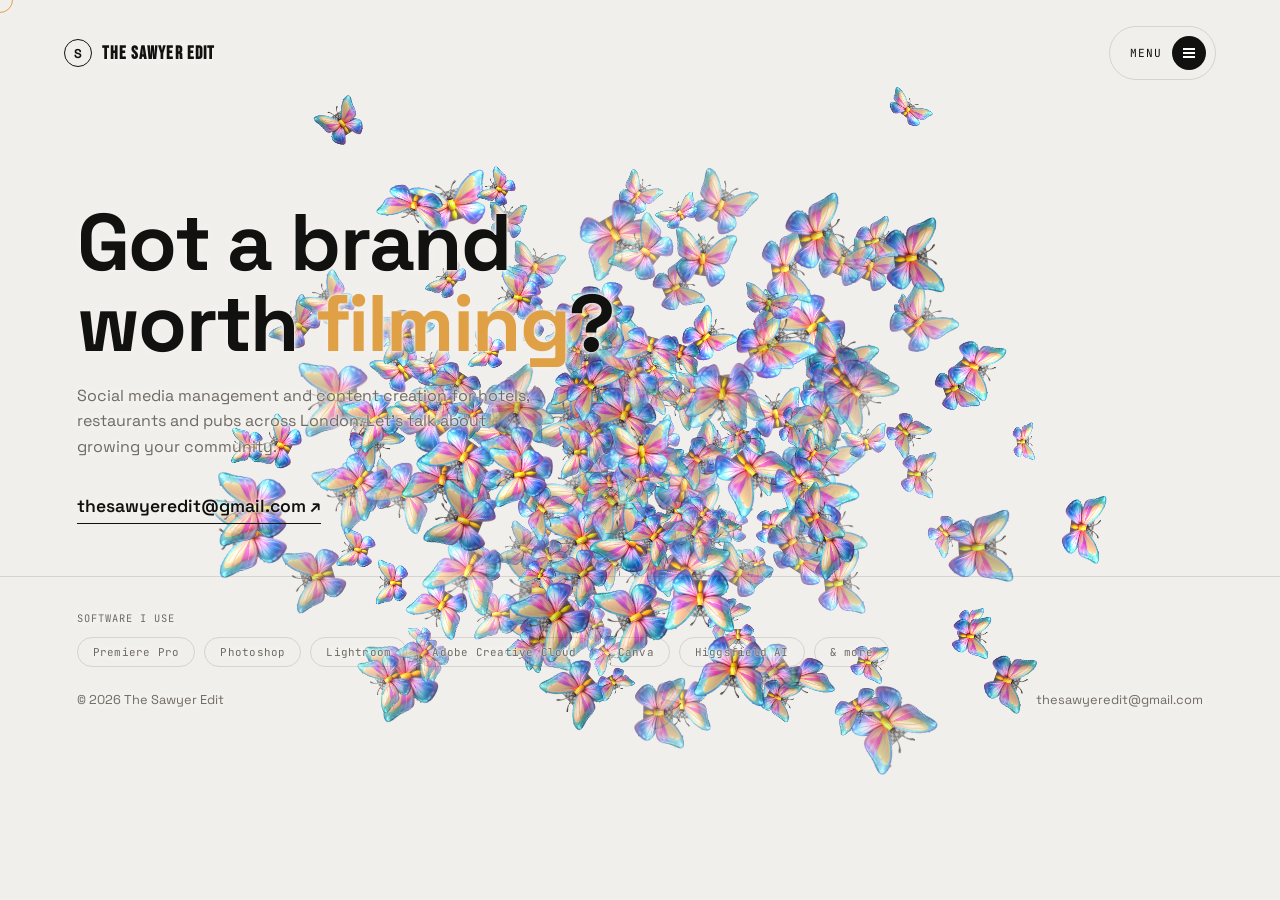
<file: contact.html>
<!DOCTYPE html>
<html lang="en">
<head>
<meta charset="UTF-8">
<meta name="viewport" content="width=device-width, initial-scale=1.0">
<title>Contact | The Sawyer Edit — Social Media &amp; Content Creator for Hospitality Brands</title>
<meta name="description" content="Got a brand worth filming? Get in touch about social media management and content creation for hotels, restaurants and pubs across London.">
<meta name="author" content="Salim Akan">
<link rel="canonical" href="https://thesawyeredit.com/contact.html">
<meta property="og:type" content="website">
<meta property="og:title" content="Contact | The Sawyer Edit">
<meta property="og:description" content="Got a brand worth filming? Get in touch about social media management and content creation for hospitality brands across London.">
<meta property="og:image" content="https://thesawyeredit.com/images/s-original.png">
<meta property="og:url" content="https://thesawyeredit.com/contact.html">
<meta name="twitter:card" content="summary_large_image">
<link rel="preconnect" href="https://fonts.googleapis.com">
<link rel="preconnect" href="https://fonts.gstatic.com" crossorigin>
<link href="https://fonts.googleapis.com/css2?family=Space+Grotesk:wght@500;700&family=Playfair+Display:ital@1&family=Bebas+Neue&family=JetBrains+Mono:wght@400;500&display=swap" rel="stylesheet">
<link rel="stylesheet" href="assets/styles.css">
</head>
<body>

<canvas id="petalCanvas"></canvas>
<div class="cursor" id="cursor"></div>

<nav>
  <a href="index.html" class="mark" data-transition data-label="Loading Home —">
    <div class="mark-badge">S</div>
    <div class="mark-text">THE SAWYER EDIT</div>
  </a>
  <button class="menu-btn" id="menuOpenBtn">
    Menu
    <span class="dot"><span></span></span>
  </button>
</nav>

<div class="menu-overlay" id="menuOverlay">
  <div class="menu-panel">
    <div>
      <button class="menu-close" id="menuCloseBtn">✕</button>
      <nav class="menu-nav">
        <a href="index.html" data-transition data-label="Loading Home —"><span class="num">01</span>Home</a>
        <a href="world.html" data-transition data-label="Loading S World —"><span class="num">02</span>Work</a>
        <a href="about.html" data-transition data-label="Loading About —"><span class="num">03</span>About</a>
        <a href="contact.html" class="current"><span class="num">04</span>Contact</a>
      </nav>
    </div>
    <div class="menu-footer">
      <a href="https://www.instagram.com/thesawyeredit/" target="_blank" rel="noopener">Instagram</a>
      <a href="mailto:thesawyeredit@gmail.com">Email</a>
    </div>
  </div>
</div>

<div class="wipe" id="wipe">Loading Contact —</div>

<section class="cta" id="contact">
  <h2>Got a brand<br>worth <span class="hl">filming</span>?</h2>
  <p class="cta-sub">Social media management and content creation for hotels, restaurants and pubs across London. Let's talk about growing your community.</p>
  <a class="cta-link" href="mailto:thesawyeredit@gmail.com">thesawyeredit@gmail.com ↗</a>
</section>

<footer>
  <div class="footer-tools">
    <div class="footer-tools-label">Software I use</div>
    <div class="footer-tools-chips">
      <span>Premiere Pro</span>
      <span>Photoshop</span>
      <span>Lightroom</span>
      <span>Adobe Creative Cloud</span>
      <span>Canva</span>
      <span>Higgsfield AI</span>
      <span>&amp; more</span>
    </div>
  </div>
  <div class="footer-bottom">
    <span>© 2026 The Sawyer Edit</span>
    <span>thesawyeredit@gmail.com</span>
  </div>
</footer>

<script src="assets/app.js"></script>
</body>
</html>
</file>
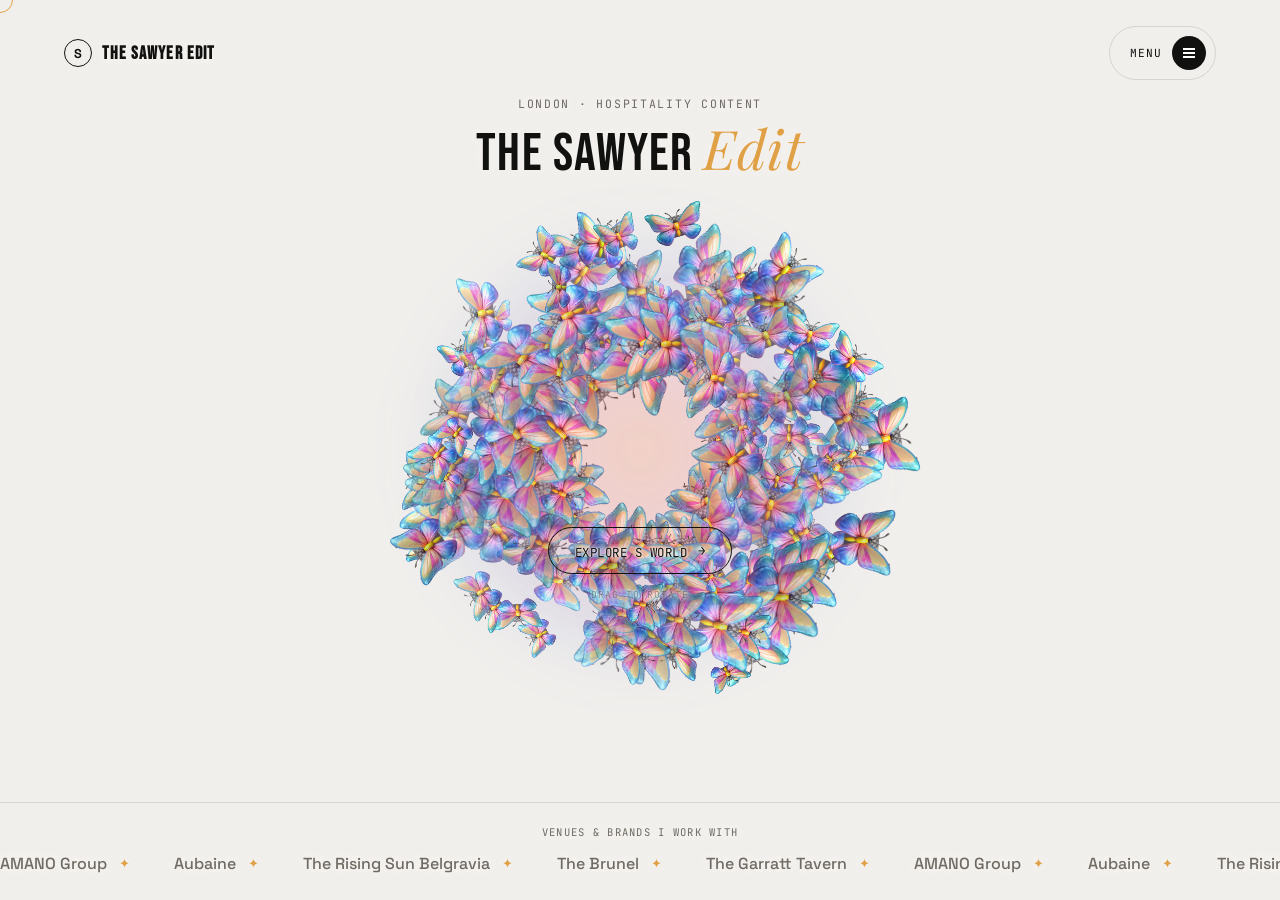
<file: index-classic.html>
<!DOCTYPE html>
<html lang="en">
<head>
<meta charset="UTF-8">
<meta name="viewport" content="width=device-width, initial-scale=1.0">
<title>The Sawyer Edit | Social Media Manager &amp; Content Creator for Hospitality Brands in London</title>
<meta name="description" content="London-based social media manager and content creator for hotels, restaurants and pubs. Reels, brand films and storytelling that grows real community - see the work behind AMANO Group, Aubaine and more.">
<meta name="author" content="Salim Akan">
<link rel="canonical" href="https://thesawyeredit.com/">
<meta property="og:type" content="website">
<meta property="og:title" content="The Sawyer Edit | Social Media &amp; Content Creator for Hospitality Brands">
<meta property="og:description" content="London-based social media manager and content creator for hotels, restaurants and pubs - reels, brand films and storytelling that grows real community.">
<meta property="og:image" content="https://thesawyeredit.com/images/s-original.png">
<meta property="og:url" content="https://thesawyeredit.com/">
<meta property="og:locale" content="en_GB">
<meta name="twitter:card" content="summary_large_image">
<meta name="twitter:title" content="The Sawyer Edit | Social Media &amp; Content Creator for Hospitality Brands">
<meta name="twitter:description" content="London-based social media manager and content creator for hotels, restaurants and pubs - reels, brand films and storytelling that grows real community.">
<meta name="twitter:image" content="https://thesawyeredit.com/images/s-original.png">
<script type="application/ld+json">
{
  "@context": "https://schema.org",
  "@type": "ProfessionalService",
  "name": "The Sawyer Edit",
  "founder": { "@type": "Person", "name": "Salim Akan" },
  "description": "Social media management and content creation for hospitality brands - hotels, restaurants and pubs - in London.",
  "areaServed": { "@type": "City", "name": "London" },
  "serviceType": ["Social media management", "Content creation", "Video production"],
  "email": "thesawyeredit@gmail.com",
  "url": "https://thesawyeredit.com/"
}
</script>
<link rel="preconnect" href="https://fonts.googleapis.com">
<link rel="preconnect" href="https://fonts.gstatic.com" crossorigin>
<link href="https://fonts.googleapis.com/css2?family=Space+Grotesk:wght@500;700&family=Playfair+Display:ital@1&family=Bebas+Neue&family=JetBrains+Mono:wght@400;500&display=swap" rel="stylesheet">
<link rel="stylesheet" href="assets/styles.css">
</head>
<body class="scroll-locked">

<canvas id="petalCanvas"></canvas>
<div class="cursor" id="cursor"></div>

<nav>
  <a href="index.html" class="mark" data-transition data-label="Loading Home —">
    <div class="mark-badge">S</div>
    <div class="mark-text">THE SAWYER EDIT</div>
  </a>
  <button class="menu-btn" id="menuOpenBtn">
    Menu
    <span class="dot"><span></span></span>
  </button>
</nav>

<div class="menu-overlay" id="menuOverlay">
  <div class="menu-panel">
    <div>
      <button class="menu-close" id="menuCloseBtn">✕</button>
      <nav class="menu-nav">
        <a href="index.html" class="current"><span class="num">01</span>Home</a>
        <a href="world.html" data-transition data-label="Loading S World —"><span class="num">02</span>Work</a>
        <a href="about.html" data-transition data-label="Loading About —"><span class="num">03</span>About</a>
        <a href="contact.html" data-transition data-label="Loading Contact —"><span class="num">04</span>Contact</a>
      </nav>
    </div>
    <div class="menu-footer">
      <a href="https://www.instagram.com/thesawyeredit/" target="_blank" rel="noopener">Instagram</a>
      <a href="mailto:thesawyeredit@gmail.com">Email</a>
    </div>
  </div>
</div>

<div class="wipe" id="wipe">Loading —</div>

<section class="hero" id="heroA">
  <div class="hero-bg" id="heroBg" aria-hidden="true"></div>
  <div class="hero-a-top">
    <div class="hero-a-eyebrow-top">London · Hospitality content</div>
    <div class="hero-a-title">THE SAWYER <em>Edit</em></div>
  </div>
  <div class="hero-glow" id="heroGlow"></div>
  <div class="hero-s-stage" id="heroSStage">
    <video id="heroSVideoSrc" src="assets/videos/s-liquify-v2.mp4" muted playsinline preload="auto" style="position:absolute;inset:0;width:100%;height:100%;opacity:0;overflow:hidden;pointer-events:none;"></video>
    <canvas class="hero-s-canvas" id="heroSCanvas" aria-label="The Sawyer Edit - S monogram, glossy liquid chrome colors blending together"></canvas>
  </div>
  <div class="hero-a-inner">
    <a href="world.html" class="pill-btn" data-transition data-label="Loading S World —" id="viewWorkBtn">
      <span class="txt"><span>Explore S World</span><span class="clone">Explore S World</span></span>
      <span class="arrow">→</span>
    </a>
    <div class="drag-hint">Drag to rotate</div>
  </div>
  <div class="hero-marquee">
    <div class="hero-marquee-label">Venues &amp; brands I work with</div>
    <div class="hero-marquee-track">
      <span>AMANO Group</span><span>Aubaine</span><span>The Rising Sun Belgravia</span><span>The Brunel</span><span>The Garratt Tavern</span>
      <span>AMANO Group</span><span>Aubaine</span><span>The Rising Sun Belgravia</span><span>The Brunel</span><span>The Garratt Tavern</span>
    </div>
  </div>
</section>

<script src="assets/app.js"></script>
<script>
  // S monogram - a real AI-rendered glossy liquid-chrome S. It's a video,
  // but drawn onto a canvas frame-by-frame rather than shown directly, so
  // the black background can be keyed out to real per-pixel transparency
  // (a CSS mix-blend-mode was tried first, but this element sits inside a
  // transformed/z-indexed parent, which isolates its own stacking context
  // and blend modes can't reach through that to the real page background -
  // it just showed a black box). The same per-pixel pass also fades out the
  // soft floor-shadow baked into the bottom of the clip. It does NOT auto-play
  // or auto-rotate - it's a static frame that only moves while you're
  // actively dragging it, scrubbing through the clip's timeline.
  (function(){
    const stage = document.getElementById('heroSStage');
    const video = document.getElementById('heroSVideoSrc');
    const canvas = document.getElementById('heroSCanvas');
    if(!stage || !video || !canvas) return;
    const ctx = canvas.getContext('2d', { willReadFrequently: true });

    const CW = 500, CH = Math.round(CW * video.videoHeight / video.videoWidth || CW * 1.245);
    canvas.width = CW; canvas.height = CH;

    function drawFrame(){
      if(!video.videoWidth) return;
      ctx.clearRect(0, 0, CW, CH);
      ctx.drawImage(video, 0, 0, CW, CH);
      const img = ctx.getImageData(0, 0, CW, CH);
      const d = img.data;
      // only the true black background gets keyed out (hard cut below lum 20,
      // soft feather from 20-46 for a clean anti-aliased edge) - no row-based
      // or saturation-based bottom fade any more, so every bit of the
      // letter's own contour stays fully visible all the way to its true
      // bottom edge, on every dragged frame
      for(let i = 0; i < d.length; i += 4){
        const lum = (d[i] + d[i+1] + d[i+2]) / 3;
        if(lum < 20) d[i+3] = 0;
        else if(lum < 46) d[i+3] = Math.round(d[i+3] * (lum - 20) / 26);
      }
      ctx.putImageData(img, 0, 0);
    }

    let duration = 0;
    function onReady(){ duration = video.duration || duration; drawFrame(); }
    video.addEventListener('loadedmetadata', onReady);
    video.addEventListener('loadeddata', onReady);
    video.addEventListener('canplay', onReady);

    // iOS Safari in particular won't actually decode/paint a single frame of
    // a video that's never been played, even once metadata has loaded and
    // currentTime has been set by hand - scrubbing silently does nothing
    // until playback has genuinely started at least once. This is the
    // leading suspect for the S not showing up at all on some phones.
    // Playing it (muted, inline, already off-screen) and immediately pausing
    // again "primes" the decoder so there's a real frame to draw, without
    // it ever visibly auto-playing.
    let primed = false;
    function primePlayback(){
      if(primed) return;
      const p = video.play();
      if(p && typeof p.then === 'function'){
        p.then(()=>{ video.pause(); primed = true; onReady(); }).catch(()=>{});
      }
    }
    video.load();
    video.addEventListener('loadedmetadata', primePlayback, { once:true });
    // play() can require a user gesture on some browsers before it resolves -
    // retry on the very first touch of the stage as a fallback
    stage.addEventListener('pointerdown', primePlayback, { once:true });

    // the clip is encoded with every single frame as its own keyframe
    // specifically so any timestamp can be seeked instantly rather than
    // decoding forward from a distant keyframe (the old encode had exactly
    // one keyframe for the whole clip, which is what made scrubbing feel
    // laggy/stuttery). Seeks are also coalesced below - if a new one comes in
    // before the last finishes, only the latest requested time is applied
    // once the current seek completes, so a fast drag never queues up.
    let seeking = false, pendingT = null;
    function requestSeek(t){
      if(seeking){ pendingT = t; return; }
      seeking = true;
      video.currentTime = t;
    }
    video.addEventListener('seeked', ()=>{
      drawFrame();
      if(pendingT !== null){
        const t = pendingT; pendingT = null;
        video.currentTime = t;
      } else {
        seeking = false;
      }
    });

    // the filmed clip only covers one arc of rotation, not a full loop back
    // to its own starting angle, so a true seamless 360 wrap would visibly
    // pop at the seam. Ping-ponging between the two ends instead means a
    // drag never hits a hard stop/wall - it keeps turning smoothly, just
    // reversing direction at each end, which is as close to an endless spin
    // as a single filmed arc can honestly get. rawDrag itself is completely
    // unbounded so the drag gesture itself never feels clamped either.
    function pingPong(t, len){
      if(len <= 0) return 0;
      const period = len * 2;
      let m = t % period;
      if(m < 0) m += period;
      return m <= len ? m : period - m;
    }

    let dragging = false, lastPX = 0, rawDrag = 0, vel = 0, coasting = false;
    // the raw pointer target and what's actually seeked to are now two
    // separate numbers: rawDrag jumps straight to wherever the pointer is,
    // but displayDrag glides toward it a little at a time every frame. Fast
    // or uneven pointermove bursts (very common, especially on touchscreens)
    // used to translate directly into a seek each time, which could feel a
    // little jerky if the browser's seek/decode couldn't quite keep pace -
    // easing the value that's actually drawn smooths that out regardless of
    // how choppy the raw input is.
    let displayDrag = 0, driving = false;
    function driveTick(){
      displayDrag += (rawDrag - displayDrag) * 0.35;
      requestSeek(pingPong(displayDrag, duration));
      if(dragging || coasting || Math.abs(rawDrag - displayDrag) > 0.0004){
        requestAnimationFrame(driveTick);
      } else {
        driving = false;
      }
    }
    function ensureDriving(){
      if(!driving){ driving = true; requestAnimationFrame(driveTick); }
    }
    function coastTick(){
      if(!coasting) return;
      vel *= 0.93;
      rawDrag += vel;
      if(Math.abs(vel) < 0.0006){ coasting = false; return; }
      requestAnimationFrame(coastTick);
    }
    stage.addEventListener('pointerdown', e=>{
      if(!duration) return;
      // guard against a still-resolving priming play() (see above) fighting
      // a seek the instant a drag starts
      video.pause();
      dragging = true; coasting = false; lastPX = e.clientX; vel = 0;
      stage.setPointerCapture(e.pointerId);
      ensureDriving();
    });
    stage.addEventListener('pointermove', e=>{
      if(!dragging || !duration) return;
      const dx = e.clientX - lastPX;
      lastPX = e.clientX;
      const step = dx * 0.008;
      rawDrag += step;
      vel = vel * 0.6 + step * 0.4;
    });
    const stopDrag = ()=>{
      if(!dragging) return;
      dragging = false;
      // a little momentum on release - the S keeps turning and eases to a
      // stop instead of dead-stopping the instant you lift your finger
      if(Math.abs(vel) > 0.0008){ coasting = true; requestAnimationFrame(coastTick); ensureDriving(); }
    };
    stage.addEventListener('pointerup', stopDrag);
    stage.addEventListener('pointerleave', stopDrag);
    stage.addEventListener('pointercancel', stopDrag);
  })();
</script>
<script>
  // passive cursor-parallax on the hero background - same "the whole scene
  // subtly follows your cursor" feel as unseen.co's landing page, and as
  // the S World scene already has. Background layer (the colour bloom)
  // drifts the most, the S monogram's stage drifts a touch too, for a
  // simple sense of depth; mouse-only, skipped on touch devices.
  (function(){
    if(matchMedia('(pointer:coarse)').matches) return;
    const bg = document.getElementById('heroBg');
    const glow = document.getElementById('heroGlow');
    const stage = document.getElementById('heroSStage');
    if(!bg) return;
    let tx = 0, ty = 0, cx = 0, cy = 0;
    addEventListener('pointermove', e=>{
      tx = e.clientX / innerWidth - 0.5;
      ty = e.clientY / innerHeight - 0.5;
    });
    function tick(){
      requestAnimationFrame(tick);
      cx += (tx - cx) * 0.05;
      cy += (ty - cy) * 0.05;
      bg.style.transform = `translate3d(${cx * -46}px, ${cy * -30}px, 0)`;
      if(glow) glow.style.transform = `translate(-50%,-50%) translate3d(${cx * -20}px, ${cy * -14}px, 0)`;
      if(stage) stage.style.transform = `translate(-50%,-50%) translate3d(${cx * -12}px, ${cy * -8}px, 0)`;
    }
    tick();
  })();
</script>
</body>
</html>
</file>
<file: assets/styles.css>
:root{
  --bg:#f1efec;
  --bg-2:#e7e4df;
  --fg:#111110;
  --muted:#6f6a63;
  --accent:#e0a045;
  --accent-2:#1d928d;
  --line:rgba(17,17,16,0.12);
  --card:#ffffff;
  --mono:'JetBrains Mono', ui-monospace, Menlo, monospace;
  --ease-out:cubic-bezier(.16,1,.3,1);
}
*{margin:0;padding:0;box-sizing:border-box;}
html{background:var(--bg);scroll-behavior:smooth;}
body{
  background:var(--bg);color:var(--fg);font-family:'Space Grotesk',sans-serif;
  overflow-x:hidden;cursor:none;
  /* soft halo, in the page's own background colour, behind every piece of
     text - text-shadow inherits, so this reaches every heading/paragraph
     sitting on the plain page background without touching each one by
     hand. It keeps text crisp and readable even when the butterfly swarm
     (which sits just behind all content) happens to drift under a letter. */
  text-shadow:0 0 2px var(--bg),0 0 2px var(--bg),0 0 7px var(--bg),0 0 7px var(--bg);
}
/* dark panels (video/photo modals, the client project cards) are fully
   opaque - the canvas is already hidden behind them, so the cream halo
   would just look like an odd glow around light text. Switched back off. */
.modal, .modal *,
.project-card, .project-card *,
.video-slot, .cursor-label{
  text-shadow:none;
}
h1,h2,h3{font-family:'Space Grotesk',sans-serif;}
a{color:inherit;text-decoration:none;}
::selection{background:var(--accent);color:#0a0a0c;}
/* every real content section sits above the ambient butterfly canvas
   (z-index:1, fixed full-screen) so the swarm always reads as a background
   layer, never overlapping/obscuring text or images */
section{position:relative;padding:0 6vw;z-index:2;}

/* landing-only scroll lock - matches unseen.co's body:not(.is-touch){overflow-y:hidden} */
body.scroll-locked{overflow-y:hidden;height:100vh;height:100svh;overscroll-behavior-y:none;}

/* fixed, full-screen, and z-index:1 - strictly behind every content section
   (which are all z-index:2, see below), on every screen size including
   mobile, so the swarm can never sit on top of or obscure text while
   scrolling */
#petalCanvas{position:fixed;inset:0;z-index:1;pointer-events:none;}

/* custom cursor - Unseen-style circle that grows on hover */
.cursor{
  position:fixed;top:0;left:0;width:26px;height:26px;border-radius:50%;
  border:1.4px solid var(--accent);pointer-events:none;z-index:10000;
  display:flex;align-items:center;justify-content:center;
  transform:translate(-50%,-50%);transition:width .25s var(--ease-out),height .25s var(--ease-out),
    background-color .25s ease,opacity .2s ease,padding .2s ease,border-radius .2s ease;
}
.cursor.grow{width:64px;height:64px;background:rgba(224,160,69,.12);}
/* label mode - the circle morphs into a small text pill naming the link
   under the cursor, same idea as unseen.co's cursor-follow link labels */
.cursor-label{
  opacity:0;font-family:var(--mono);font-size:.62rem;letter-spacing:.08em;text-transform:uppercase;
  color:#0a0a0c;white-space:nowrap;transition:opacity .15s ease;
}
.cursor.label{
  width:auto;height:auto;padding:10px 18px;border-radius:999px;
  background:var(--accent);border-color:var(--accent);
}
.cursor.label .cursor-label{opacity:1;}
@media (max-width:860px){ .cursor{display:none;} body{cursor:auto;} *,a,button{cursor:auto !important;} }

/* nav */
nav{
  position:fixed;top:0;left:0;width:100%;z-index:300;display:flex;justify-content:space-between;
  align-items:center;padding:26px 5vw;
}
/* the logo is a real link back to Home on every page, so getting back
   never requires opening the slide-in menu */
.mark{display:flex;align-items:center;gap:10px;font-weight:700;font-size:1rem;letter-spacing:.02em;
  transition:opacity .3s ease;}
.mark:hover{opacity:.7;}
.mark-badge{
  width:28px;height:28px;border-radius:50%;border:1px solid var(--fg);
  display:flex;align-items:center;justify-content:center;font-size:.8rem;font-weight:700;
}
.mark-text{font-family:'Bebas Neue',sans-serif;font-size:1.1rem;letter-spacing:.06em;}
.menu-btn{
  display:flex;align-items:center;gap:10px;background:transparent;border:1px solid var(--line);
  border-radius:999px;padding:9px 9px 9px 20px;cursor:none;color:var(--fg);font-family:var(--mono);
  font-size:.7rem;letter-spacing:.08em;text-transform:uppercase;transition:border-color .3s ease;
}
.menu-btn:hover{border-color:var(--accent);}
.menu-btn .dot{width:34px;height:34px;border-radius:50%;background:#111110;display:flex;
  align-items:center;justify-content:center;flex-shrink:0;}
.menu-btn .dot span, .menu-btn .dot span::before, .menu-btn .dot span::after{
  display:block;width:12px;height:1.4px;background:#fff;position:relative;
}
.menu-btn .dot span::before, .menu-btn .dot span::after{content:'';position:absolute;left:0;}
.menu-btn .dot span::before{top:-4px;} .menu-btn .dot span::after{top:4px;}

/* full-screen slide-in menu */
.menu-overlay{position:fixed;inset:0;z-index:9000;pointer-events:none;}
/* dimmed backdrop behind the panel - fades in with the panel's own slide-in,
   and doubles as an obvious "click here to dismiss" affordance. Before this,
   the overlay had no visible backdrop at all, so clicking anywhere outside
   the narrow panel silently did nothing (the invisible full-screen overlay
   was still capturing/swallowing the click) instead of closing the menu -
   the only way out was picking an actual nav link. */
.menu-overlay::before{
  content:'';position:absolute;inset:0;background:rgba(10,9,8,.35);
  opacity:0;transition:opacity .5s var(--ease-out);pointer-events:none;
}
.menu-overlay.open::before{opacity:1;}
.menu-panel{
  position:absolute;top:0;right:0;bottom:0;width:100%;max-width:520px;
  background:var(--card);transform:translateX(100%);transition:transform .7s var(--ease-out);
  padding:110px 48px 48px;display:flex;flex-direction:column;justify-content:space-between;
}
.menu-overlay.open{pointer-events:auto;}
.menu-overlay.open .menu-panel{transform:translateX(0);}
.menu-close{
  position:absolute;top:26px;right:5vw;width:44px;height:44px;border-radius:50%;border:1px solid var(--line);
  background:transparent;color:var(--fg);cursor:none;display:flex;align-items:center;justify-content:center;
  font-size:1.1rem;
}
.menu-nav{display:flex;flex-direction:column;gap:6px;}
.menu-nav a{
  display:flex;align-items:baseline;gap:16px;font-family:'Playfair Display',serif;font-style:italic;
  font-size:clamp(2.4rem,6vw,3.6rem);color:var(--fg);padding:10px 0;border-bottom:1px solid transparent;
  transition:color .35s ease,border-color .35s ease,padding-left .35s var(--ease-out);
}
.menu-nav a span.num{font-family:var(--mono);font-style:normal;font-size:.8rem;color:var(--muted);}
.menu-nav a:hover,.menu-nav a.current{color:var(--accent);padding-left:14px;border-color:var(--line);}
.menu-footer{display:flex;gap:22px;font-family:var(--mono);font-size:.72rem;text-transform:uppercase;
  letter-spacing:.05em;color:var(--muted);}
.menu-footer a:hover{color:var(--accent);}

/* cross-page wipe transition */
.wipe{
  position:fixed;inset:0;background:var(--bg);z-index:9999;transform:translateY(101%);
  display:flex;align-items:center;justify-content:center;font-family:var(--mono);
  font-size:.75rem;text-transform:uppercase;letter-spacing:.1em;color:var(--muted);
  transition:transform .6s var(--ease-out);
}
.wipe.show{transform:translateY(0);}
.wipe.hide{transform:translateY(-101%);}

/* pill CTA button */
.pill-btn{
  position:relative;display:inline-flex;align-items:center;gap:10px;overflow:hidden;
  border:1px solid var(--fg);border-radius:999px;padding:14px 26px;font-family:var(--mono);
  font-size:.78rem;letter-spacing:.04em;text-transform:uppercase;cursor:none;white-space:nowrap;
  transition:border-color .4s ease;
}
/* .txt is a flex item with overflow:hidden, which by the CSS flexbox spec
   makes its automatic min-width 0 instead of content-based ("flexbug #1") -
   that let long labels (like "Explore S World") get squeezed and wrap
   inside the 1em-tall clipped box, chopping the second line off. Locking
   both the button and the label itself to a single line fixes it for any
   label length. */
.pill-btn .txt{position:relative;display:inline-block;height:1em;overflow:hidden;flex:none;}
.pill-btn .txt span{display:block;white-space:nowrap;transition:transform .5s var(--ease-out);}
.pill-btn .txt span.clone{position:absolute;top:0;left:0;transform:translateY(120%);color:#0a0a0c;}
.pill-btn .arrow{transition:transform .5s var(--ease-out);}
.pill-btn::before{
  content:'';position:absolute;inset:0;border-radius:999px;background:var(--accent);
  transform:scaleX(0);transform-origin:left;transition:transform .5s var(--ease-out);z-index:-1;
}
.pill-btn:hover::before{transform:scaleX(1);}
.pill-btn:hover{border-color:var(--accent);}
.pill-btn:hover .txt span:not(.clone){transform:translateY(-120%);}
.pill-btn:hover .txt span.clone{transform:translateY(0);}
.pill-btn:hover .arrow{transform:translateX(4px);}
.pill-btn.solid{background:var(--accent);color:#0a0a0c;border-color:var(--accent);}
.pill-btn.solid .txt span.clone{color:var(--fg);}
.pill-btn.solid::before{background:transparent;}
.pill-btn.small{padding:9px 18px;font-size:.66rem;}

/* ============ HERO (home page only) ============ */
.hero{
  min-height:100vh;min-height:100svh;display:flex;flex-direction:column;align-items:center;justify-content:center;
  position:relative;text-align:center;overflow:hidden;
  /* reserves room for the fixed, bottom-pinned .hero-marquee bar so the
     centred content above it (in particular the CTA button) never lands
     underneath it - .hero-a-inner and .hero-marquee share z-index:1, so
     without this clearance the marquee (later in the DOM) can paint over
     and half-hide the button on shorter viewports, which read as "barely
     visible / cropped" */
  padding-bottom:132px;
}
/* soft colour bloom behind the S monogram - heavily blurred and masked so
   it reads as ambient glow rather than a hard-edged photo, blending into
   the cream page background on every side instead of sitting on top of it */
.hero-bg{
  position:absolute;inset:-12%;z-index:-1;pointer-events:none;
  background:url('https://thesawyeredit.com/images/hero-glow-bg.jpg') center 55%/cover no-repeat;
  opacity:.5;filter:blur(42px) saturate(1.2);
  -webkit-mask-image:radial-gradient(ellipse 52% 48% at 50% 47%, #000 0%, #000 30%, transparent 68%);
  mask-image:radial-gradient(ellipse 52% 48% at 50% 47%, #000 0%, #000 30%, transparent 68%);
}
@media (max-width:640px){
  .hero-bg{opacity:.4;}
}
.hero-glow{
  position:absolute;top:50%;left:50%;transform:translate(-50%,-50%);
  width:min(50vw,48vh);height:min(50vw,48vh);border-radius:50%;z-index:0;pointer-events:none;
  background:radial-gradient(circle, rgba(224,160,69,.11), transparent 70%);filter:blur(28px);
}
.hero-s-stage{
  position:absolute;top:50%;left:50%;transform:translate(-50%,-50%);z-index:0;
  width:min(40vw,46vh);max-width:360px;aspect-ratio:1/1;
  display:flex;align-items:center;justify-content:center;
  perspective:1100px;cursor:none;touch-action:none;
}
/* the video's black background AND its bottom floor-shadow are keyed out
   per-pixel in JS (real alpha, not a CSS blend mode - mix-blend-mode only
   composites within its own stacking context, and this element sits inside
   a transformed/z-indexed parent that isolates one, so blending couldn't
   reach the page background behind it and just showed a black box). Sized
   to the source video's own aspect ratio so it isn't stretched to fill the
   square stage */
.hero-s-canvas{
  position:absolute;top:50%;left:50%;transform:translate(-50%,-50%);
  height:100%;width:auto;aspect-ratio:640/796;max-width:100%;
  display:block;touch-action:none;
}
.hero-s-stage::before{
  content:'';position:absolute;inset:-10%;z-index:-1;border-radius:50%;
  background:radial-gradient(circle, rgba(255,120,90,.20) 0%, rgba(230,60,150,.14) 32%, rgba(70,110,230,.12) 58%, transparent 75%);
  filter:blur(30px);
}
.hero-s-face{position:relative;width:88%;aspect-ratio:943/1173;margin:0 auto;
  filter:drop-shadow(0 -2px 0 rgba(255,255,255,.10)) drop-shadow(0 3px 2px rgba(0,0,0,.35))
    drop-shadow(0 22px 38px rgba(0,0,0,.55)) drop-shadow(0 0 44px rgba(230,90,140,.18)) contrast(1.06) saturate(1.05);
  transform-style:preserve-3d;will-change:transform;}
/* this element rotates every single frame (idle wobble, even when nobody's
   touching it), so its filter gets recomputed continuously - four stacked
   drop-shadows is fine on desktop GPUs but noticeably heavy on phones.
   Mobile gets one cheaper shadow instead, for a smoother constant frame rate. */
@media (max-width:860px){
  .hero-s-face{filter:drop-shadow(0 14px 24px rgba(0,0,0,.45)) saturate(1.05);}
}
.hero-s-img{position:absolute;inset:0;width:100%;height:100%;object-fit:contain;user-select:none;display:block;}
.hero-s-sheen{position:absolute;inset:0;pointer-events:none;
  -webkit-mask-image:url('https://thesawyeredit.com/images/s-original.png');mask-image:url('https://thesawyeredit.com/images/s-original.png');
  -webkit-mask-size:100% 100%;mask-size:100% 100%;-webkit-mask-repeat:no-repeat;mask-repeat:no-repeat;
  background:conic-gradient(from var(--sheen-ang,0deg) at 50% 50%, #e0a045, #c9705a, #8b50b1, #1d928d, #e0a045);
  mix-blend-mode:color;opacity:.6;}
.hero-a-top{
  position:absolute;top:96px;left:50%;transform:translateX(-50%);z-index:1;
  display:flex;flex-direction:column;align-items:center;text-align:center;
}
.hero-a-eyebrow-top{
  font-family:var(--mono);font-size:.72rem;letter-spacing:.15em;text-transform:uppercase;
  color:var(--muted);white-space:nowrap;margin-bottom:10px;
}
.hero-a-inner{position:relative;z-index:1;display:flex;flex-direction:column;align-items:center;
  margin-top:min(34vw,40vh,360px);}
.hero-a-title{font-family:'Bebas Neue',sans-serif;font-size:clamp(2rem,5.6vw,3.4rem);letter-spacing:.02em;
  line-height:1;white-space:nowrap;}
.hero-a-title em{font-family:'Playfair Display',serif;font-style:italic;color:var(--accent);}
.drag-hint{font-family:var(--mono);font-size:.6rem;letter-spacing:.1em;text-transform:uppercase;
  color:var(--muted);opacity:.6;margin-top:14px;}
@media (max-width:640px){
  .hero-a-top{top:82px;}
  .hero-a-eyebrow-top{font-size:.62rem;}
  .hero-a-title{font-size:clamp(1.5rem,7vw,2.2rem);}
}

/* ============ S WORLD (Work page) - a true 3D scene (Three.js), confined to
   a single full-viewport hero block (.world-hero) at the top of the page -
   a faint wireframe sphere, the S monogram at the core, and three client
   tiles (AMANO/Aubaine/Pub Portfolio) orbiting it. Drag anywhere in the hero
   to spin it, same idle-wander/inertia feel as the Home hero's S. Keeping
   the scene inside a fixed-height, overflow:hidden container (rather than
   position:fixed on the canvas itself) means it scrolls away naturally once
   you pass the hero, instead of staying pinned behind every section on the
   page and bleeding through their empty space. Clicking a tile reveals that
   client's full project card via .client-reveal-overlay below. */
/* z-index:2 (not auto) makes this its own stacking context, same convention
   as every other content <section> on the site - without it, the fixed
   ambient butterfly canvas (z-index:1) was painting on top of the 3D scene
   and client tiles inside here instead of staying strictly behind them */
.world-hero{position:relative;height:100vh;height:100svh;overflow:hidden;z-index:2;}
/* touch-action:none stops mobile browsers treating a drag-to-spin gesture
   here as a page-scroll attempt, which is what made rotating the scene feel
   sticky/fighty on phones */
#worldCanvas{position:absolute;inset:0;z-index:0;touch-action:none;}
/* the S monogram video sits centered over the sphere scene (dead center of
   the orbit, same spot the old 3D monogram occupied) - pointer-events:none
   so dragging still hits the canvas underneath for the tile-orbit rotation.
   It's drawn frame-by-frame onto this canvas so the black background and
   the clip's own bottom floor-shadow can be keyed out per-pixel in JS (real
   alpha - mix-blend-mode was tried first but can't see past this element's
   own isolated stacking context to the real page background behind it) */
.world-s-video{
  position:absolute;top:50%;left:50%;transform:translate(-50%,-50%);z-index:1;
  height:min(30vw,34vh);max-height:280px;width:auto;aspect-ratio:760/946;
  pointer-events:none;
}
.world-scene-hint{
  position:absolute;bottom:30px;left:0;right:0;z-index:2;text-align:center;pointer-events:none;
  font-family:var(--mono);font-size:.62rem;letter-spacing:.12em;text-transform:uppercase;
  color:var(--muted);opacity:.75;
}
/* floating name tag that follows whichever client tile is hovered, so it's
   obvious which client each tile represents before you click it */
.world-tile-label{
  position:fixed;z-index:5;pointer-events:none;transform:translate(-50%,-150%);
  font-family:var(--mono);font-size:.64rem;letter-spacing:.08em;text-transform:uppercase;
  color:#f5f4f2;background:rgba(10,9,8,.8);padding:7px 14px;border-radius:999px;
  border:1px solid rgba(224,160,69,.55);white-space:nowrap;opacity:0;
  transition:opacity .2s ease;
}
.world-tile-label.show{opacity:1;}

.client-reveal-overlay{
  position:fixed;inset:0;z-index:400;display:none;align-items:center;justify-content:center;
  padding:6vh 6vw;background:rgba(12,11,10,.72);backdrop-filter:blur(10px);
}
.client-reveal-overlay.open{display:flex;}
.client-reveal-overlay .project-card{display:none;max-width:420px;width:100%;max-height:84vh;overflow-y:auto;}
.client-reveal-overlay .project-card.active{display:flex;}
.client-reveal-close{
  position:absolute;top:26px;right:5vw;width:40px;height:40px;border-radius:50%;
  border:1px solid rgba(245,244,242,.3);background:transparent;color:#f5f4f2;font-size:1rem;
  cursor:none;display:flex;align-items:center;justify-content:center;
}
.client-reveal-close:hover{background:var(--accent);color:#0a0a0c;border-color:var(--accent);}

/* venues ticker pinned inside the hero viewport, so it's visible without scrolling */
.hero-marquee{
  position:absolute;left:0;right:0;bottom:0;z-index:1;
  border-top:1px solid var(--line);padding:22px 0 26px;overflow:hidden;background:rgba(241,239,236,.6);
  backdrop-filter:blur(6px);
}
.hero-marquee-label{
  font-family:var(--mono);font-size:.66rem;letter-spacing:.12em;text-transform:uppercase;
  color:var(--muted);text-align:center;margin-bottom:14px;
}
.hero-marquee-track{display:flex;gap:44px;white-space:nowrap;width:max-content;animation:marqueeScroll 26s linear infinite;}
.hero-marquee:hover .hero-marquee-track{animation-play-state:paused;}
.hero-marquee-track span{
  font-family:'Space Grotesk',sans-serif;font-size:1rem;font-weight:500;color:var(--muted);
  display:flex;align-items:center;gap:12px;
}
.hero-marquee-track span::after{content:'✦';color:var(--accent);font-size:.8rem;}
@keyframes marqueeScroll{from{transform:translateX(0);}to{transform:translateX(-50%);}}
@media (max-width:640px){.hero-marquee{padding:16px 0 20px;} .hero{padding-bottom:104px;}}

/* ============ PAGE HEADER (work / about / contact) ============ */
.page-head{
  display:flex;justify-content:space-between;align-items:flex-end;flex-wrap:wrap;gap:20px;
  padding:150px 0 50px;border-bottom:1px solid var(--line);
  /* text-only (no links/buttons inside on any page) - stays click-through so
     it never steals drag/click gestures meant for the 3D scene behind it */
  pointer-events:none;
}
.page-head h1{font-family:'Space Grotesk',sans-serif;font-weight:700;text-transform:uppercase;
  font-size:clamp(2rem,5vw,3.4rem);line-height:.95;}
.page-head h1 em{font-family:'Playfair Display',serif;font-style:italic;color:var(--accent);
  text-transform:none;font-weight:400;}
.page-head p{max-width:320px;font-size:.9rem;color:var(--muted);line-height:1.6;}
.section-head{
  display:flex;justify-content:space-between;align-items:flex-end;
  padding:70px 0 40px;border-bottom:1px solid var(--line);gap:20px;flex-wrap:wrap;
}
.section-head h2{font-size:clamp(1.8rem,4.4vw,2.8rem);font-weight:600;letter-spacing:-.01em;}
.section-head p{max-width:320px;color:var(--muted);font-size:.92rem;line-height:1.6;}

/* reveal utility */
.reveal{opacity:0;transform:translateY(40px);transition:opacity .8s var(--ease-out),transform .8s var(--ease-out);}
.reveal.in{opacity:1;transform:translateY(0);}

/* ============ WORK / PROJECT SECTION - wavy hover ============ */
.work-section{padding:60px 0 100px;}
.project-grid{display:grid;grid-template-columns:repeat(auto-fit,minmax(220px,260px));gap:22px;margin-top:16px;justify-content:center;}
.project-card{
  position:relative;border-radius:16px;overflow:hidden;cursor:none;
  background:linear-gradient(155deg,#1b1815,#100e0c);border:1px solid var(--line);
  display:flex;flex-direction:column;
  transition:transform .45s var(--ease-out);
}
.project-card:hover{transform:translateY(-4px);}
/* client mark sits in its own fixed-height panel instead of a stretched cover
   photo - real logos (or, for the multi-venue pub card, a typographic mark),
   centred and left undistorted. The text panel below is normal document
   flow (not overlaid on top of the logo), so however much copy a card has,
   it just pushes the card taller instead of colliding with the mark above it */
.project-card-logo{
  flex:0 0 auto;height:130px;display:flex;align-items:center;justify-content:center;
  padding:18px 12%;border-bottom:1px solid rgba(245,244,242,.08);
}
.project-card-logo img{
  max-width:100%;max-height:100%;object-fit:contain;display:block;
  filter:drop-shadow(0 6px 18px rgba(0,0,0,.45));
  transition:transform .5s var(--ease-out);
}
.project-card:hover .project-card-logo img{transform:scale(1.07);}
.project-card-wordmark{
  display:flex;flex-direction:column;align-items:center;gap:4px;text-align:center;
  transition:transform .5s var(--ease-out);
}
.project-card:hover .project-card-wordmark{transform:scale(1.05);}
.project-card-wordmark span{
  font-family:'Playfair Display',serif;font-style:italic;color:#f5f4f2;
  font-size:.86rem;line-height:1.25;
}
.project-card-wordmark small{
  font-family:var(--mono);font-size:.56rem;letter-spacing:.08em;text-transform:uppercase;color:var(--accent);
  margin-bottom:2px;
}
.project-card-content{flex:1 1 auto;padding:16px;}
.project-card-tag{font-family:var(--mono);font-size:.56rem;letter-spacing:.06em;text-transform:uppercase;
  color:var(--accent);margin-bottom:5px;display:block;}
.project-card-name{font-family:'Space Grotesk',sans-serif;font-weight:700;text-transform:uppercase;
  font-size:clamp(1rem,2vw,1.25rem);line-height:1;margin-bottom:4px;color:#f5f4f2;}
.project-card-dates{font-family:var(--mono);font-size:.56rem;color:rgba(245,244,242,.65);margin-bottom:6px;}
.project-card-desc{font-family:'Playfair Display',serif;font-style:italic;font-size:.74rem;
  line-height:1.4;color:#cfccc6;max-width:96%;margin-bottom:8px;
  display:-webkit-box;-webkit-line-clamp:2;-webkit-box-orient:vertical;overflow:hidden;}
.project-card-result{
  display:inline-flex;align-items:center;gap:5px;width:fit-content;
  border:1px solid var(--accent);border-radius:999px;padding:3px 10px;
  font-size:.6rem;color:#f5f4f2;margin-bottom:10px;
}
.project-card-result b{font-family:'Space Grotesk',sans-serif;color:var(--accent);}
.project-card-actions{display:flex;gap:7px;flex-wrap:wrap;position:relative;z-index:3;}
.pcard-btn{
  font-family:var(--mono);font-size:.58rem;letter-spacing:.03em;text-transform:uppercase;
  color:#0a0a0c;background:var(--accent);border:1px solid var(--accent);border-radius:999px;
  padding:6px 12px;cursor:none;transition:background .3s ease,color .3s ease;
}
.pcard-btn.ghost{background:transparent;color:#f5f4f2;border-color:rgba(245,244,242,.4);}
.pcard-btn:hover{background:#f5f4f2;border-color:#f5f4f2;color:#0a0a0c;}

.work-links{display:flex;gap:10px;flex-wrap:wrap;margin-top:8px;position:relative;z-index:3;}
.work-links a{font-family:var(--mono);font-size:.58rem;color:#f5f4f2;text-decoration:underline;text-underline-offset:3px;}

.work-footer{position:relative;z-index:2;margin-top:60px;display:flex;justify-content:center;}

/* fixed footer status pill */
.footer-cta{
  position:fixed;left:6vw;bottom:26px;z-index:250;display:flex;align-items:center;gap:12px;
}
.footer-cta-dot{width:8px;height:8px;border-radius:50%;background:var(--accent-2);
  box-shadow:0 0 0 4px rgba(29,146,141,.18);}
.footer-cta span{font-family:var(--mono);font-size:.68rem;letter-spacing:.06em;text-transform:uppercase;
  color:var(--muted);}
@media (max-width:640px){.footer-cta{display:none;}}

/* ============ ABOUT / BIO ============ */
.bio{padding-bottom:90px;}
.bio-grid{display:grid;grid-template-columns:1.1fr .9fr;gap:60px;padding-top:50px;align-items:start;}
@media (max-width:800px){.bio-grid{grid-template-columns:1fr;}}
.bio-grid .lead{font-size:clamp(1.2rem,2.2vw,1.7rem);line-height:1.5;font-weight:500;letter-spacing:-.01em;}
.bio-grid .lead .hl{color:var(--accent);}
.stats{display:grid;grid-template-columns:1fr 1fr;gap:1px;background:var(--line);border:1px solid var(--line);margin-top:32px;}
.stat{background:var(--bg);padding:20px;}
.stat .n{font-family:'Space Grotesk',sans-serif;font-size:2rem;font-weight:700;color:var(--accent);}
.stat .l{font-size:.78rem;color:var(--muted);margin-top:4px;}
.organic-note{font-family:var(--mono);font-size:.68rem;color:var(--muted);margin-top:14px;line-height:1.6;letter-spacing:.01em;}
.bio-side{color:var(--muted);font-size:.95rem;line-height:1.75;}
.bio-side strong{color:var(--fg);font-weight:600;}

.creator-bubble-wrap,.ig-bubble-wrap{
  flex:0 0 auto;width:172px;height:172px;border-radius:50%;padding:4px;
  animation:bubbleFloat 6s ease-in-out infinite;
}
.creator-bubble-wrap{background:conic-gradient(from 0deg, var(--accent), var(--accent-2), var(--accent));}
.ig-bubble-wrap{
  display:flex;align-items:center;justify-content:center;text-decoration:none;cursor:pointer;
  background:conic-gradient(from 0deg, #e0a045, #c9705a, #8b50b1, #1d928d, #e0a045);
  transition:transform .4s var(--ease-out);
}
.ig-bubble-wrap:hover{transform:scale(1.06);}
.creator-bubble,.ig-bubble{
  width:100%;height:100%;border-radius:50%;overflow:hidden;position:relative;
  background:var(--card);box-shadow:0 12px 34px rgba(0,0,0,.14), inset 0 0 0 1px rgba(0,0,0,.04);
  display:flex;align-items:center;justify-content:center;
}
.ig-bubble svg{width:42%;height:42%;}
.creator-track{display:flex;width:500%;height:100%;animation:bubbleSlide 20s infinite ease-in-out;}
.creator-bubble:hover .creator-track{animation-play-state:paused;}
.creator-track img{flex:0 0 20%;width:20%;height:100%;object-fit:cover;display:block;}
@keyframes bubbleFloat{0%,100%{transform:translateY(0);}50%{transform:translateY(-9px);}}
@keyframes bubbleSlide{
  0%,16%{transform:translateX(0%);} 20%,36%{transform:translateX(-20%);}
  40%,56%{transform:translateX(-40%);} 60%,76%{transform:translateX(-60%);}
  80%,96%{transform:translateX(-80%);} 100%{transform:translateX(0%);}
}
@media (max-width:640px){.creator-bubble-wrap,.ig-bubble-wrap{width:150px;height:150px;}}
.journey{margin-top:52px;padding-top:38px;border-top:1px solid var(--line);}
.journey-label{font-size:.74rem;letter-spacing:.1em;text-transform:uppercase;color:var(--accent);margin-bottom:14px;}
.journey-text{color:var(--fg);font-size:1rem;line-height:1.85;max-width:820px;}
.journey-chips{display:flex;flex-wrap:wrap;gap:10px;margin-top:22px;}
.journey-chips span{font-family:var(--mono);border:1px solid var(--line);border-radius:999px;padding:7px 16px;font-size:.7rem;color:var(--muted);letter-spacing:.02em;}
.journey-bubble{margin-top:36px;display:flex;justify-content:center;gap:38px;flex-wrap:wrap;}
.journey-bubble-item{display:flex;flex-direction:column;align-items:center;gap:10px;}
.journey-bubble-caption{font-family:var(--mono);font-size:.65rem;text-transform:uppercase;letter-spacing:.05em;color:var(--muted);text-align:center;}

/* MISSION / VISION */
.mission{
  display:flex;flex-direction:column;align-items:center;justify-content:center;
  text-align:center;padding-top:70px;padding-bottom:80px;border-top:1px solid var(--line);
}
.mission-label{font-family:var(--mono);font-size:.68rem;letter-spacing:.12em;text-transform:uppercase;color:var(--muted);margin-bottom:18px;}
.mission-statement{
  font-family:'Space Grotesk',sans-serif;font-weight:600;letter-spacing:-.02em;
  font-size:clamp(1.4rem,3.6vw,2.5rem);line-height:1.25;max-width:760px;
}
.mission-statement .hl{color:var(--accent);}
.vision-statement{margin-top:26px;max-width:480px;color:var(--muted);font-size:.92rem;line-height:1.6;font-style:italic;}

/* SERVICES */
.services{padding-top:20px;padding-bottom:40px;}
.service-panel{display:grid;grid-template-columns:56px 1fr;gap:22px;align-items:start;padding:32px 0;border-bottom:1px solid var(--line);}
@media (max-width:700px){.service-panel{grid-template-columns:36px 1fr;gap:16px;}}
.service-visual{font-family:var(--mono);font-size:.85rem;color:var(--muted);padding-top:4px;}
.service-copy .s-eyebrow{font-family:var(--mono);font-size:.72rem;letter-spacing:.1em;text-transform:uppercase;color:var(--accent);margin-bottom:10px;}
.service-copy h3{font-family:'Space Grotesk',sans-serif;font-size:clamp(1.15rem,2.1vw,1.5rem);font-weight:700;letter-spacing:-.01em;margin-bottom:10px;}
.service-copy p{color:var(--muted);font-size:.9rem;line-height:1.7;max-width:520px;}
.skills{margin-top:36px;}

/* APPROACH */
.approach{padding-bottom:100px;}
.approach-list{display:grid;gap:0;padding-top:20px;}
.a-row{display:grid;grid-template-columns:60px 1fr 1fr;gap:24px;padding:26px 0;border-bottom:1px solid var(--line);align-items:center;}
@media (max-width:700px){.a-row{grid-template-columns:40px 1fr;}.a-row .a-desc{grid-column:2;}}
.a-row .a-idx{color:var(--muted);font-family:'Space Grotesk',sans-serif;}
.a-row .a-title{font-family:'Space Grotesk',sans-serif;font-size:1.2rem;font-weight:600;}
.a-row .a-desc{color:var(--muted);font-size:.88rem;line-height:1.6;}

/* CTA / FOOTER (contact page) */
.cta{
  min-height:64vh;display:flex;flex-direction:column;justify-content:center;align-items:flex-start;
  padding-top:150px;position:relative;
}
.cta h2{font-size:clamp(2.2rem,7vw,5rem);font-weight:700;letter-spacing:-.02em;line-height:1.02;}
.cta h2 .hl{color:var(--accent);}
.cta-sub{margin-top:18px;max-width:460px;color:var(--muted);font-size:1rem;line-height:1.6;}
.cta-link{
  margin-top:36px;display:inline-flex;align-items:center;gap:16px;
  font-size:1.1rem;font-weight:600;color:var(--fg);text-decoration:none;
  border-bottom:1px solid var(--fg);padding-bottom:6px;
}
.cta-link:hover{color:var(--accent);border-color:var(--accent);}
footer{
  position:relative;z-index:2;
  padding:34px 6vw 44px;display:flex;flex-direction:column;gap:24px;
  color:var(--muted);font-size:.8rem;border-top:1px solid var(--line);
}
.footer-tools-label{font-family:var(--mono);font-size:.65rem;letter-spacing:.1em;text-transform:uppercase;color:var(--muted);margin-bottom:12px;}
.footer-tools-chips{display:flex;flex-wrap:wrap;gap:9px;}
.footer-tools-chips span{
  font-family:var(--mono);border:1px solid var(--line);border-radius:999px;padding:7px 15px;
  font-size:.68rem;color:var(--muted);letter-spacing:.02em;transition:border-color .3s ease,color .3s ease;
}
.footer-tools-chips span:hover{border-color:var(--accent);color:var(--accent);}
.footer-bottom{display:flex;justify-content:space-between;flex-wrap:wrap;gap:14px;}

/* MODAL */
.modal-overlay{
  position:fixed;inset:0;z-index:9996;background:rgba(3,3,4,.94);backdrop-filter:blur(14px);
  display:none;align-items:center;justify-content:center;padding:5vh 5vw;
}
.modal-overlay.open{display:flex;}
.modal{
  background:radial-gradient(circle at 30% 0%, rgba(224,160,69,.10), transparent 55%), #17140f;
  border:1px solid rgba(224,160,69,.18);border-radius:20px;color:#f3f2ee;
  max-width:1040px;width:100%;max-height:88vh;overflow-y:auto;padding:38px;position:relative;
}
@media (max-width:640px){
  .modal-overlay{padding:0;}
  .modal{max-height:100vh;height:100%;border-radius:0;padding:22px 16px;}
}
.modal-close{
  position:absolute;top:20px;right:20px;width:38px;height:38px;border-radius:50%;
  background:transparent;border:1px solid rgba(243,242,238,.2);color:#f3f2ee;font-size:1rem;cursor:pointer;
}
.modal-close:hover{background:var(--accent);color:#0a0a0c;border-color:var(--accent);}
.modal-eyebrow{font-family:var(--mono);font-size:.72rem;letter-spacing:.1em;text-transform:uppercase;color:#a89f92;}
.modal-head h3{font-family:'Space Grotesk',sans-serif;font-size:clamp(1.6rem,3vw,2.2rem);font-weight:700;margin-top:8px;}
.modal-grid{display:grid;grid-template-columns:repeat(auto-fill,minmax(128px,1fr));gap:18px;margin-top:28px;}
.video-card{
  position:relative;aspect-ratio:1/1;border-radius:14px;overflow:hidden;
  background:#0b0b0d;border:1px solid rgba(224,160,69,.18);
  box-shadow:0 16px 32px rgba(0,0,0,.5), inset 0 0 0 1px rgba(255,255,255,.03);
  transition:transform .45s var(--ease-out), border-color .35s ease, box-shadow .35s ease;
}
.video-card::before,.video-card::after{content:'';position:absolute;width:15px;height:15px;pointer-events:none;z-index:2;transition:border-color .4s ease;}
.video-card::before{top:9px;left:9px;border-top:1.4px solid rgba(224,160,69,0);border-left:1.4px solid rgba(224,160,69,0);border-radius:3px 0 0 0;}
.video-card::after{bottom:9px;right:9px;border-bottom:1.4px solid rgba(224,160,69,0);border-right:1.4px solid rgba(224,160,69,0);border-radius:0 0 3px 0;}
.video-card:hover{transform:translateY(-6px);border-color:rgba(224,160,69,.5);box-shadow:0 26px 46px rgba(0,0,0,.6), 0 0 0 1px rgba(224,160,69,.14);}
.video-card:hover::before,.video-card:hover::after{border-color:var(--accent);}
.video-card .phone-poster,.video-card .modal-video,.video-card .video-slot{width:100%;height:100%;}
.video-slot{
  background:linear-gradient(160deg,#141416,#0b0b0d);display:flex;align-items:center;justify-content:center;color:#a89f92;
  font-family:var(--mono);font-size:.62rem;letter-spacing:.05em;text-transform:uppercase;text-align:center;padding:14px;line-height:1.4;
}
.phone-poster{position:relative;cursor:pointer;background:#000;}
.phone-poster img{width:100%;height:100%;object-fit:cover;display:block;background:#000;}
.phone-poster-play{
  position:absolute;top:50%;left:50%;transform:translate(-50%,-50%);width:38px;height:38px;border-radius:50%;
  background:rgba(6,6,7,.55);backdrop-filter:blur(3px);display:flex;align-items:center;justify-content:center;
  border:1.4px solid rgba(224,160,69,.8);transition:transform .35s var(--ease-out), background .3s ease;
}
.video-card:hover .phone-poster-play{transform:translate(-50%,-50%) scale(1.08);background:var(--accent);}
.video-card:hover .phone-poster-play::before{border-color:transparent transparent transparent #0a0a0c;}
.phone-poster-play::before{
  content:'';width:0;height:0;border-style:solid;border-width:7px 0 7px 11px;
  border-color:transparent transparent transparent var(--accent);margin-left:3px;transition:border-color .3s ease;
}
/* featured-campaign overlay - name + result pill shown on a handful of
   proven AMANO videos (see CAMPAIGN_HIGHLIGHTS in world.html), so they read
   as case studies rather than plain thumbnails in the gallery */
.result-shade{
  position:absolute;inset:0;z-index:2;pointer-events:none;
  background:linear-gradient(180deg,rgba(0,0,0,0) 45%,rgba(0,0,0,.85) 100%);
}
.result-tag{position:absolute;left:9px;right:9px;bottom:9px;z-index:3;pointer-events:none;}
.result-tag .r-name{
  font-family:'Space Grotesk',sans-serif;font-weight:700;font-size:.72rem;text-transform:uppercase;
  letter-spacing:.01em;color:#f5f4f2;margin-bottom:5px;text-shadow:0 1px 6px rgba(0,0,0,.7);
}
.result-tag .r-pill{
  display:inline-block;border:1px solid var(--accent);border-radius:999px;padding:3px 9px;
  font-family:var(--mono);font-size:.54rem;letter-spacing:.02em;text-transform:uppercase;
  color:#f5f4f2;background:rgba(10,9,8,.6);backdrop-filter:blur(2px);
}
.result-tag .r-pill b{font-family:'Space Grotesk',sans-serif;color:var(--accent);font-weight:600;}
.modal-video{width:100%;height:100%;object-fit:contain;background:#000;display:block;}
.modal-venues{display:flex;flex-direction:column;gap:18px;margin-top:20px;}
.modal-venue-title{font-family:'Space Grotesk',sans-serif;font-weight:600;font-size:.8rem;color:var(--accent);margin-bottom:8px;padding-bottom:6px;border-bottom:1px solid rgba(243,242,238,.12);}
.modal-venue .modal-grid{margin-top:0;}
.photo-grid{display:grid;grid-template-columns:repeat(auto-fill,minmax(150px,1fr));gap:14px;margin-top:28px;}
.photo-item{display:block;aspect-ratio:1/1;border-radius:12px;overflow:hidden;border:1px solid rgba(243,242,238,.12);background:#0b0b0d;transition:transform .35s var(--ease-out);}
.photo-item:hover,.photo-item:focus-visible{transform:scale(1.03);outline:2px solid var(--accent);outline-offset:2px;}
.photo-item img{width:100%;height:100%;object-fit:cover;display:block;}
</file>
